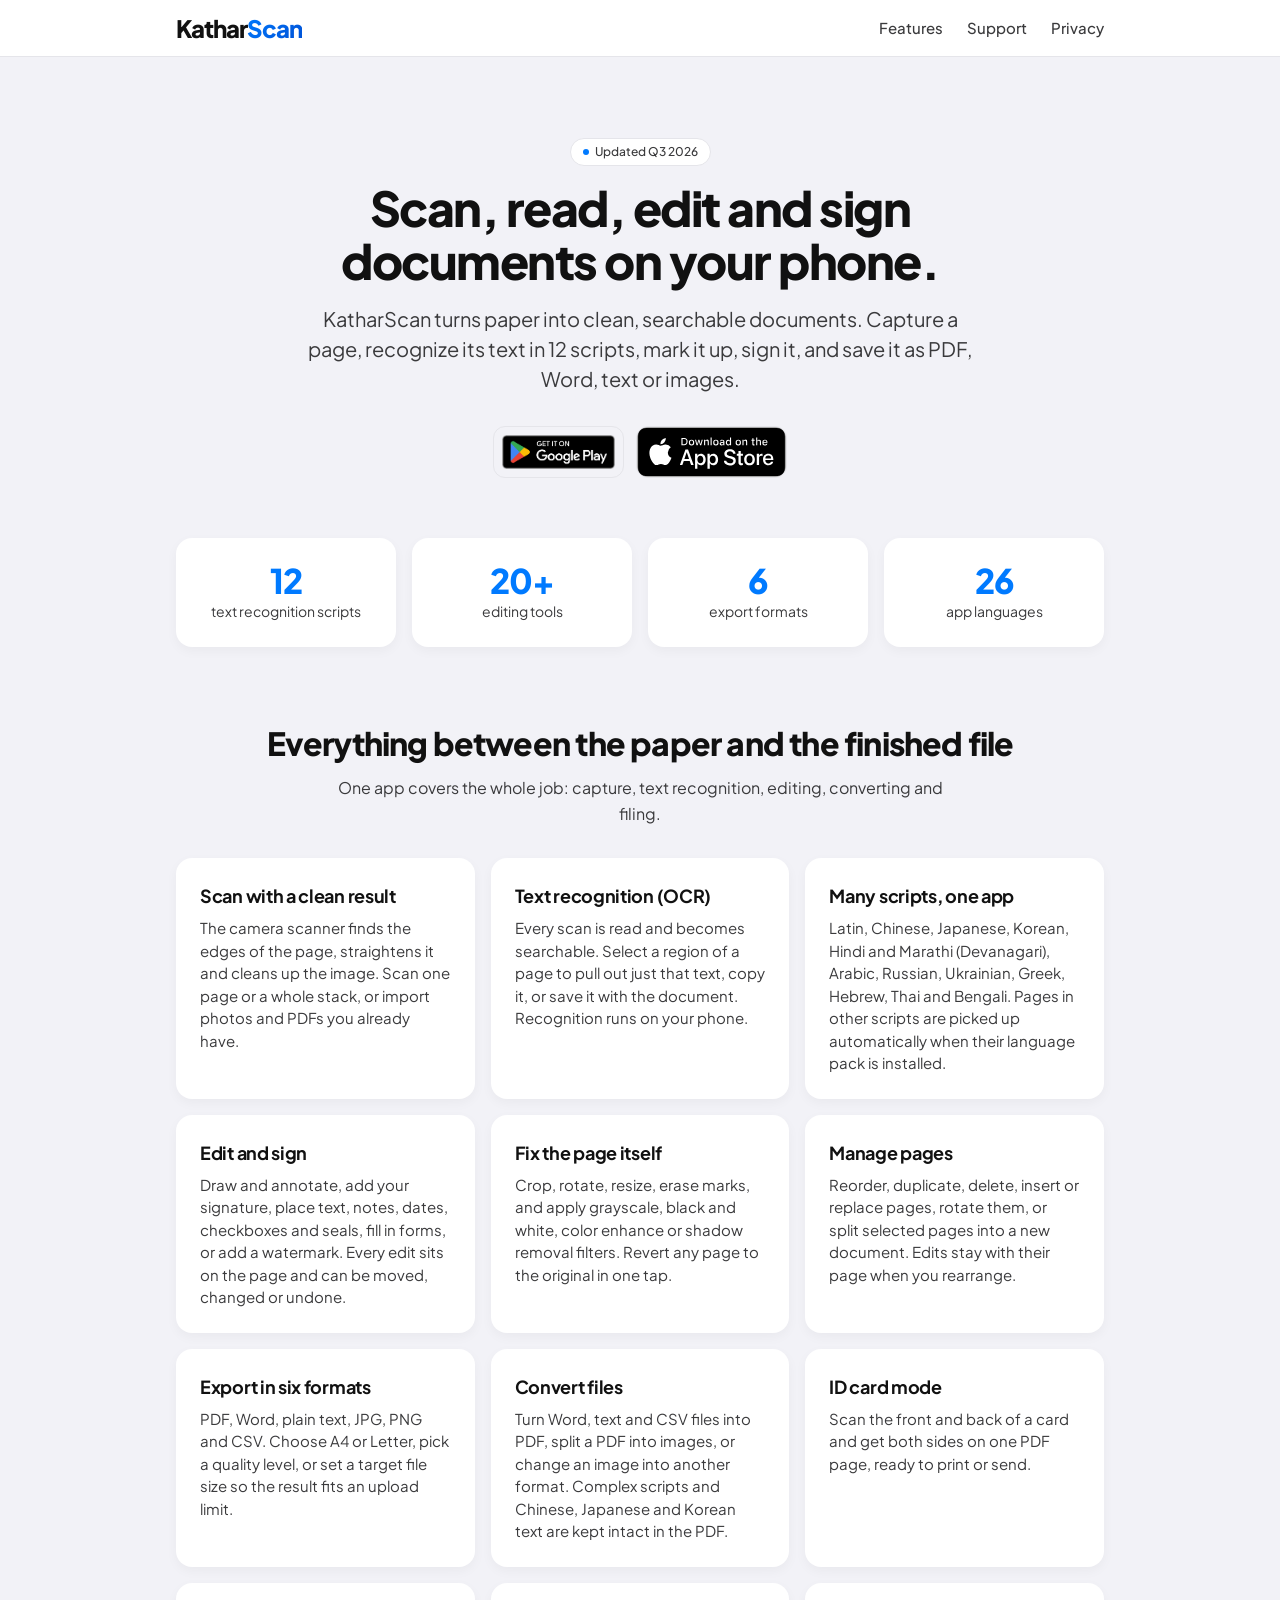
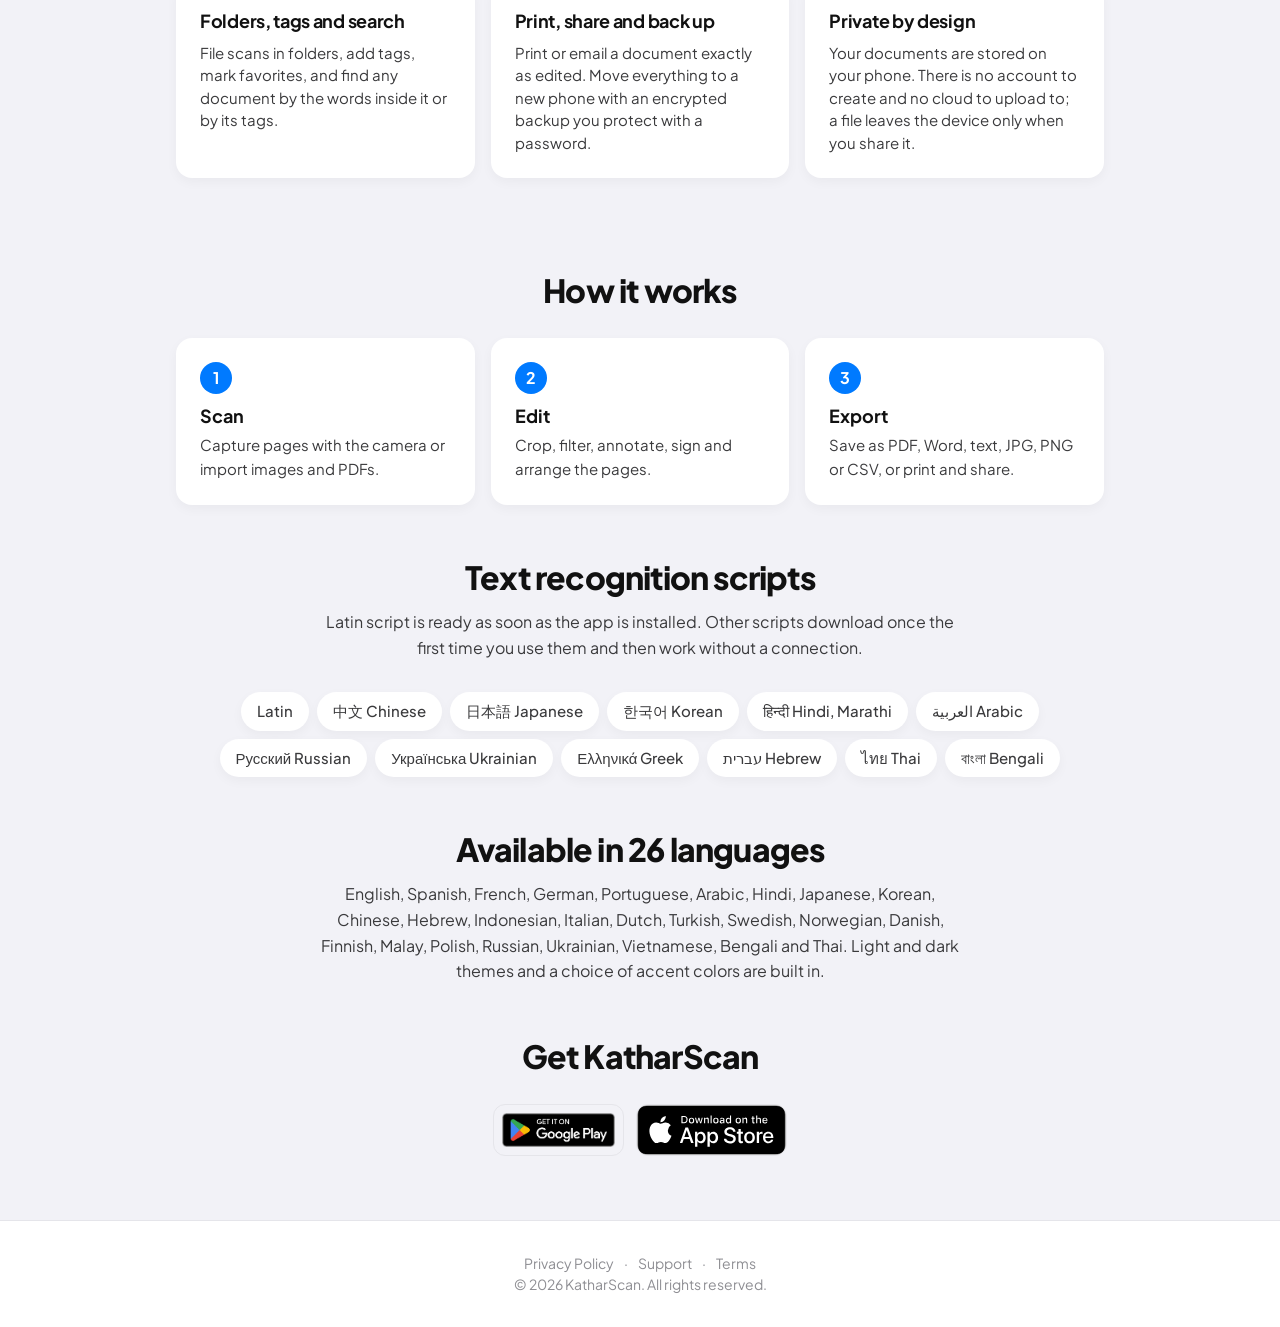
<file: website/index.html>
<!DOCTYPE html>
<html lang="en">
<head>
    <meta charset="UTF-8" />
    <meta name="viewport" content="width=device-width, initial-scale=1.0" />
    <title>KatharScan – Document scanner, text recognition and editor</title>
    <meta name="description" content="Scan documents with your phone, turn them into searchable text in 12 scripts, edit and sign them, and export to PDF, Word, text, JPG, PNG or CSV." />
    <meta property="og:title" content="KatharScan – Document scanner, text recognition and editor" />
    <meta property="og:description" content="Scan, read, edit, sign and convert documents on your phone." />
    <meta property="og:type" content="website" />
    <meta property="og:image" content="assets/og-image.png" />
    <link rel="icon" type="image/svg+xml" href="assets/favicon.svg" />
    <link rel="apple-touch-icon" href="assets/apple-touch-icon.png" />
    <link rel="stylesheet" href="style.css" />
</head>
<body>
    <header class="site-header">
        <nav class="nav">
            <a class="nav-logo" href="index.html">Kathar<span class="logo-accent">Scan</span></a>
            <ul class="nav-links">
                <li><a href="#features">Features</a></li>
                <li><a href="support.html">Support</a></li>
                <li><a href="privacy.html">Privacy</a></li>
            </ul>
        </nav>
    </header>

    <main>
        <section class="hero">
            <span class="freshness-badge" data-freshness hidden></span>
            <h1>Scan, read, edit and sign documents on your phone.</h1>
            <p class="lede">KatharScan turns paper into clean, searchable documents. Capture a page, recognize its text in 12 scripts, mark it up, sign it, and save it as PDF, Word, text or images.</p>
            <div class="button-row">
                <a class="store-badge" href="https://play.google.com/store/apps/details?id=com.zdmgold.katharscan"><img src="assets/google-play-badge.png" alt="Get it on Google Play" /></a>
                <a class="store-badge" href="https://apps.apple.com/app/katharscan/id000000000"><img src="assets/app-store-badge.svg" alt="Download on the App Store" /></a>
            </div>
        </section>

        <section class="stats" aria-label="KatharScan at a glance">
            <div class="stat"><strong>12</strong><span>text recognition scripts</span></div>
            <div class="stat"><strong>20+</strong><span>editing tools</span></div>
            <div class="stat"><strong>6</strong><span>export formats</span></div>
            <div class="stat"><strong>26</strong><span>app languages</span></div>
        </section>

        <section class="features" id="features">
            <h2 class="section-title">Everything between the paper and the finished file</h2>
            <p class="section-lede">One app covers the whole job: capture, text recognition, editing, converting and filing.</p>

            <div class="feature-grid">
                <div class="feature-card">
                    <h3>Scan with a clean result</h3>
                    <p>The camera scanner finds the edges of the page, straightens it and cleans up the image. Scan one page or a whole stack, or import photos and PDFs you already have.</p>
                </div>
                <div class="feature-card">
                    <h3>Text recognition (OCR)</h3>
                    <p>Every scan is read and becomes searchable. Select a region of a page to pull out just that text, copy it, or save it with the document. Recognition runs on your phone.</p>
                </div>
                <div class="feature-card">
                    <h3>Many scripts, one app</h3>
                    <p>Latin, Chinese, Japanese, Korean, Hindi and Marathi (Devanagari), Arabic, Russian, Ukrainian, Greek, Hebrew, Thai and Bengali. Pages in other scripts are picked up automatically when their language pack is installed.</p>
                </div>
                <div class="feature-card">
                    <h3>Edit and sign</h3>
                    <p>Draw and annotate, add your signature, place text, notes, dates, checkboxes and seals, fill in forms, or add a watermark. Every edit sits on the page and can be moved, changed or undone.</p>
                </div>
                <div class="feature-card">
                    <h3>Fix the page itself</h3>
                    <p>Crop, rotate, resize, erase marks, and apply grayscale, black and white, color enhance or shadow removal filters. Revert any page to the original in one tap.</p>
                </div>
                <div class="feature-card">
                    <h3>Manage pages</h3>
                    <p>Reorder, duplicate, delete, insert or replace pages, rotate them, or split selected pages into a new document. Edits stay with their page when you rearrange.</p>
                </div>
                <div class="feature-card">
                    <h3>Export in six formats</h3>
                    <p>PDF, Word, plain text, JPG, PNG and CSV. Choose A4 or Letter, pick a quality level, or set a target file size so the result fits an upload limit.</p>
                </div>
                <div class="feature-card">
                    <h3>Convert files</h3>
                    <p>Turn Word, text and CSV files into PDF, split a PDF into images, or change an image into another format. Complex scripts and Chinese, Japanese and Korean text are kept intact in the PDF.</p>
                </div>
                <div class="feature-card">
                    <h3>ID card mode</h3>
                    <p>Scan the front and back of a card and get both sides on one PDF page, ready to print or send.</p>
                </div>
                <div class="feature-card">
                    <h3>Folders, tags and search</h3>
                    <p>File scans in folders, add tags, mark favorites, and find any document by the words inside it or by its tags.</p>
                </div>
                <div class="feature-card">
                    <h3>Print, share and back up</h3>
                    <p>Print or email a document exactly as edited. Move everything to a new phone with an encrypted backup you protect with a password.</p>
                </div>
                <div class="feature-card">
                    <h3>Private by design</h3>
                    <p>Your documents are stored on your phone. There is no account to create and no cloud to upload to; a file leaves the device only when you share it.</p>
                </div>
            </div>
        </section>

        <section class="steps-section">
            <h2 class="section-title">How it works</h2>
            <ol class="steps">
                <li><strong>Scan</strong><span>Capture pages with the camera or import images and PDFs.</span></li>
                <li><strong>Edit</strong><span>Crop, filter, annotate, sign and arrange the pages.</span></li>
                <li><strong>Export</strong><span>Save as PDF, Word, text, JPG, PNG or CSV, or print and share.</span></li>
            </ol>
        </section>

        <section class="scripts-section">
            <h2 class="section-title">Text recognition scripts</h2>
            <p class="section-lede">Latin script is ready as soon as the app is installed. Other scripts download once the first time you use them and then work without a connection.</p>
            <ul class="chips">
                <li>Latin</li>
                <li>中文 Chinese</li>
                <li>日本語 Japanese</li>
                <li>한국어 Korean</li>
                <li>हिन्दी Hindi, Marathi</li>
                <li>العربية Arabic</li>
                <li>Русский Russian</li>
                <li>Українська Ukrainian</li>
                <li>Ελληνικά Greek</li>
                <li>עברית Hebrew</li>
                <li>ไทย Thai</li>
                <li>বাংলা Bengali</li>
            </ul>
        </section>

        <section class="languages-section">
            <h2 class="section-title">Available in 26 languages</h2>
            <p class="section-lede">English, Spanish, French, German, Portuguese, Arabic, Hindi, Japanese, Korean, Chinese, Hebrew, Indonesian, Italian, Dutch, Turkish, Swedish, Norwegian, Danish, Finnish, Malay, Polish, Russian, Ukrainian, Vietnamese, Bengali and Thai. Light and dark themes and a choice of accent colors are built in.</p>
        </section>

        <section class="cta">
            <h2 class="section-title">Get KatharScan</h2>
            <div class="button-row">
                <a class="store-badge" href="https://play.google.com/store/apps/details?id=com.zdmgold.katharscan"><img src="assets/google-play-badge.png" alt="Get it on Google Play" /></a>
                <a class="store-badge" href="https://apps.apple.com/app/katharscan/id000000000"><img src="assets/app-store-badge.svg" alt="Download on the App Store" /></a>
            </div>
        </section>
    </main>

    <footer class="site-footer">
        <p>
            <a href="privacy.html">Privacy Policy</a> ·
            <a href="support.html">Support</a> ·
            <a href="terms.html">Terms</a>
        </p>
        <p>&copy; <span id="copyright-year">2026</span> KatharScan. All rights reserved.</p>
        <script>document.getElementById('copyright-year').textContent = new Date().getFullYear();</script>
    </footer>
    <script src="site.js" defer></script>
</body>
</html>
</file>
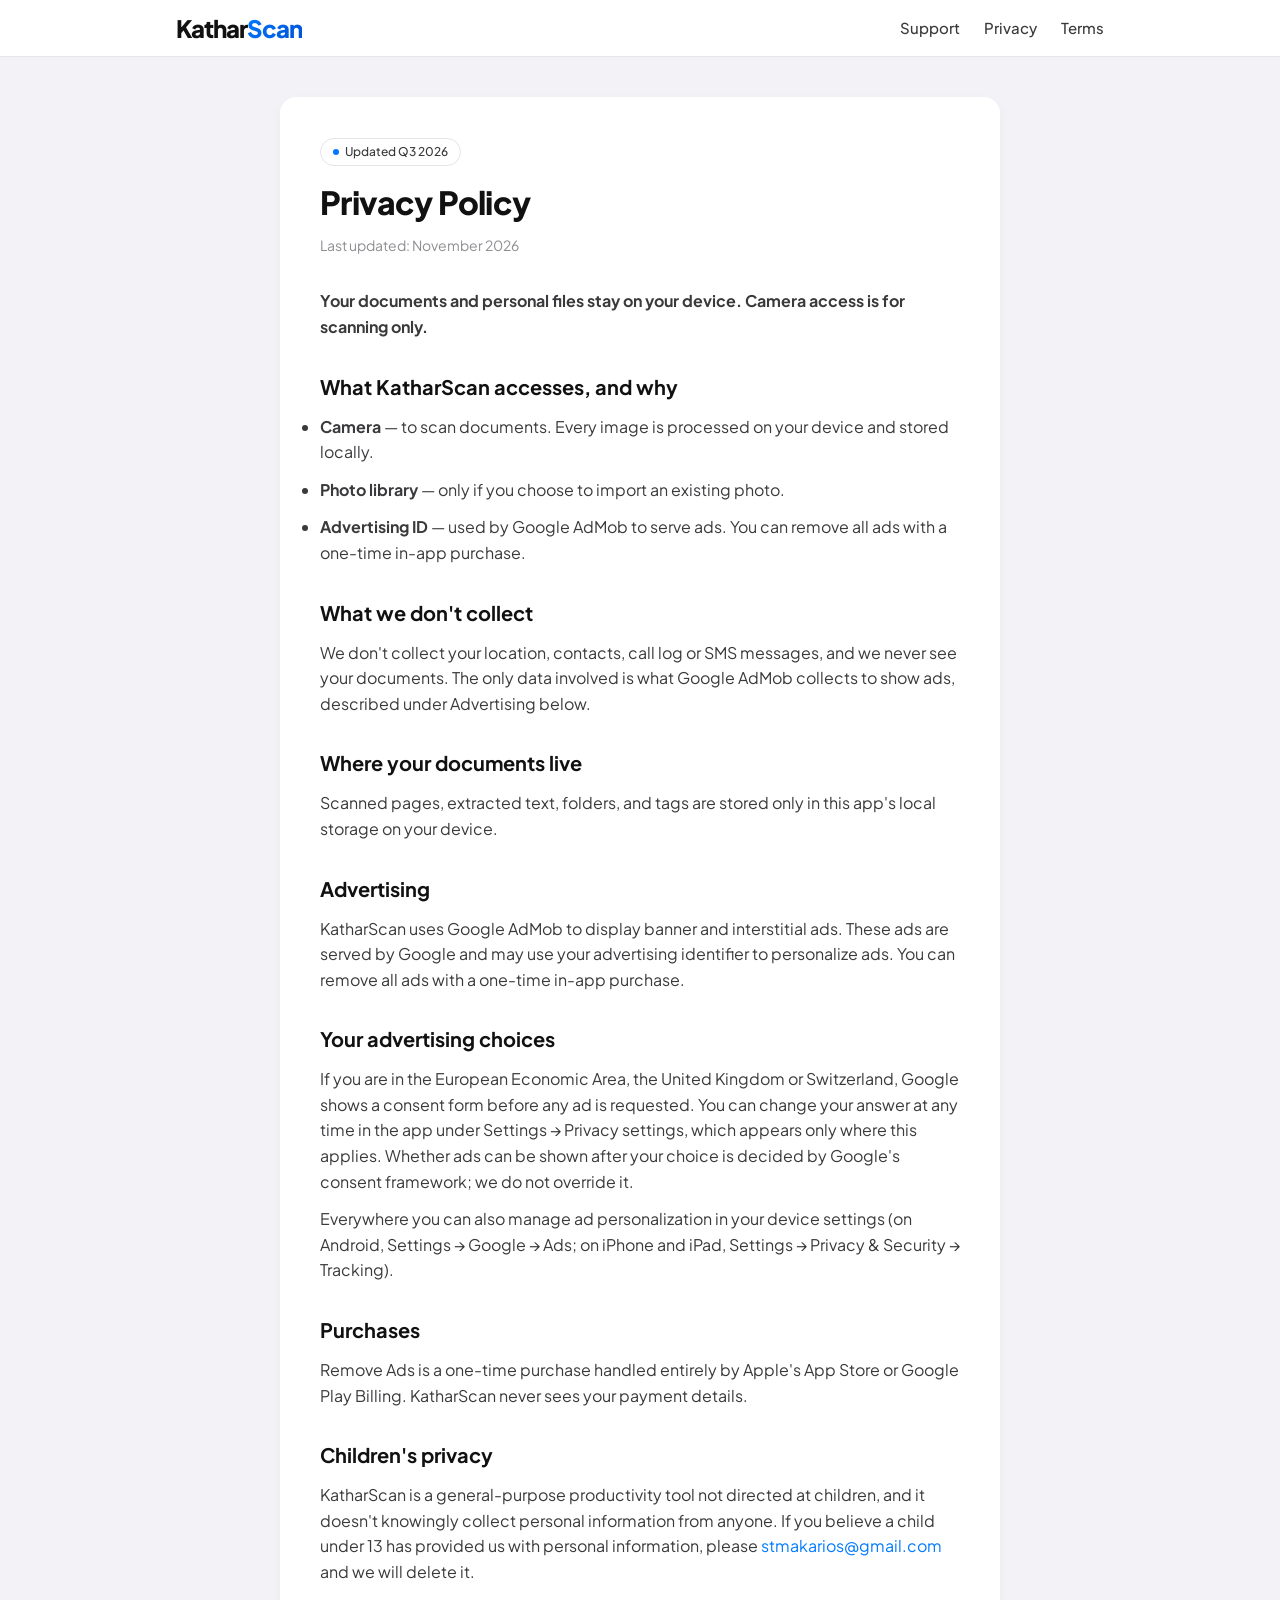
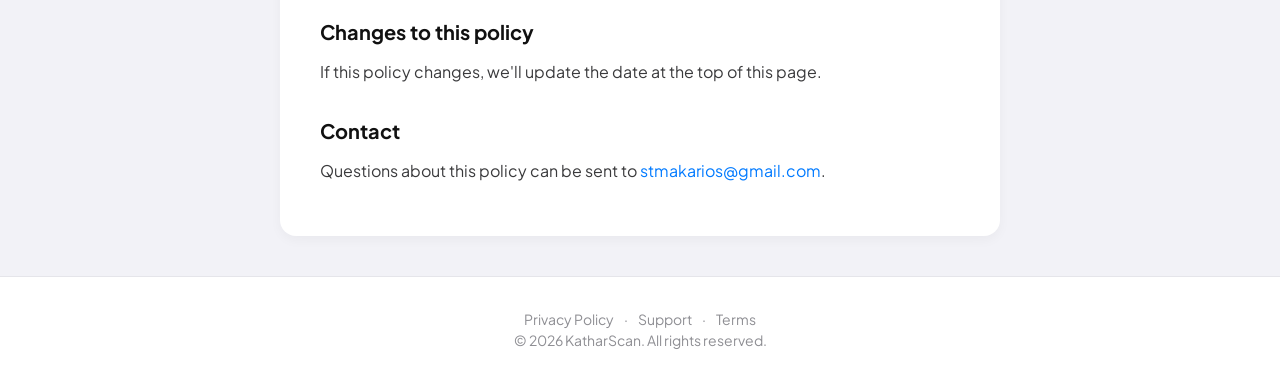
<file: website/privacy.html>
<!DOCTYPE html>
<html lang="en">
<head>
    <link rel="icon" type="image/svg+xml" href="assets/favicon.svg">
    <link rel="apple-touch-icon" href="assets/apple-touch-icon.png">
    <meta property="og:image" content="assets/og-image.png">
    <meta charset="UTF-8" />
    <meta name="viewport" content="width=device-width, initial-scale=1.0" />
    <title>KatharScan</title>
    <meta name="description" content="Your documents and personal files never leave your device. Your documents stay on your device." />
    <link rel="stylesheet" href="style.css" />
</head>
<body>
    <header class="site-header">
    <link rel="icon" type="image/svg+xml" href="assets/favicon.svg">
    <link rel="apple-touch-icon" href="assets/apple-touch-icon.png">
    <meta property="og:image" content="assets/og-image.png">
        <nav class="nav">
            <a class="nav-logo" href="index.html">Kathar<span class="logo-accent">Scan</span></a>
            <ul class="nav-links">
                <li><a href="support.html">Support</a></li>
                <li><a href="privacy.html">Privacy</a></li>
                <li><a href="terms.html">Terms</a></li>
            </ul>
        </nav>
    </header>

    <main class="page-content">
        <article>
            <span class="freshness-badge" data-freshness hidden></span>
            <h1>Privacy Policy</h1>
            <p class="updated">Last updated: November 2026</p>

            <p><strong>Your documents and personal files stay on your device. Camera access is for scanning only.</strong></p>

            <h2>What KatharScan accesses, and why</h2>
            <ul>
                <li><strong>Camera</strong> — to scan documents. Every image is processed on your device and stored locally.</li>
                <li><strong>Photo library</strong> — only if you choose to import an existing photo.</li>
                <li><strong>Advertising ID</strong> — used by Google AdMob to serve ads. You can remove all ads with a one-time in-app purchase.</li>
            </ul>

            <h2>What we don't collect</h2>
            <p>We don't collect your location, contacts, call log or SMS messages, and we never see your documents. The only data involved is what Google AdMob collects to show ads, described under Advertising below.</p>

            <h2>Where your documents live</h2>
            <p>Scanned pages, extracted text, folders, and tags are stored only in this app's local storage on your device.</p>

            <h2>Advertising</h2>
            <p>KatharScan uses Google AdMob to display banner and interstitial ads. These ads are served by Google and may use your advertising identifier to personalize ads. You can remove all ads with a one-time in-app purchase.</p>

            <h2>Your advertising choices</h2>
            <p>If you are in the European Economic Area, the United Kingdom or Switzerland, Google shows a consent form before any ad is requested. You can change your answer at any time in the app under Settings → Privacy settings, which appears only where this applies. Whether ads can be shown after your choice is decided by Google's consent framework; we do not override it.</p>
            <p>Everywhere you can also manage ad personalization in your device settings (on Android, Settings → Google → Ads; on iPhone and iPad, Settings → Privacy &amp; Security → Tracking).</p>

            <h2>Purchases</h2>
            <p>Remove Ads is a one-time purchase handled entirely by Apple's App Store or Google Play Billing. KatharScan never sees your payment details.</p>

            <h2>Children's privacy</h2>
            <p>KatharScan is a general-purpose productivity tool not directed at children, and it doesn't knowingly collect personal information from anyone. If you believe a child under 13 has provided us with personal information, please <a href="mailto:stmakarios@gmail.com">stmakarios@gmail.com</a> and we will delete it.</p>

            <h2>Changes to this policy</h2>
            <p>If this policy changes, we'll update the date at the top of this page.</p>

            <h2>Contact</h2>
            <p>Questions about this policy can be sent to <a href="mailto:stmakarios@gmail.com">stmakarios@gmail.com</a>.</p>
        </article>
    </main>

    <footer class="site-footer">
        <p>
            <a href="privacy.html">Privacy Policy</a> ·
            <a href="support.html">Support</a> ·
            <a href="terms.html">Terms</a>
        </p>
        <p>&copy; <span id="copyright-year">2026</span> KatharScan. All rights reserved.</p>
        <script>document.getElementById('copyright-year').textContent = new Date().getFullYear();</script>
    </footer>
    <script src="site.js" defer></script>
</body>
</html>
</file>
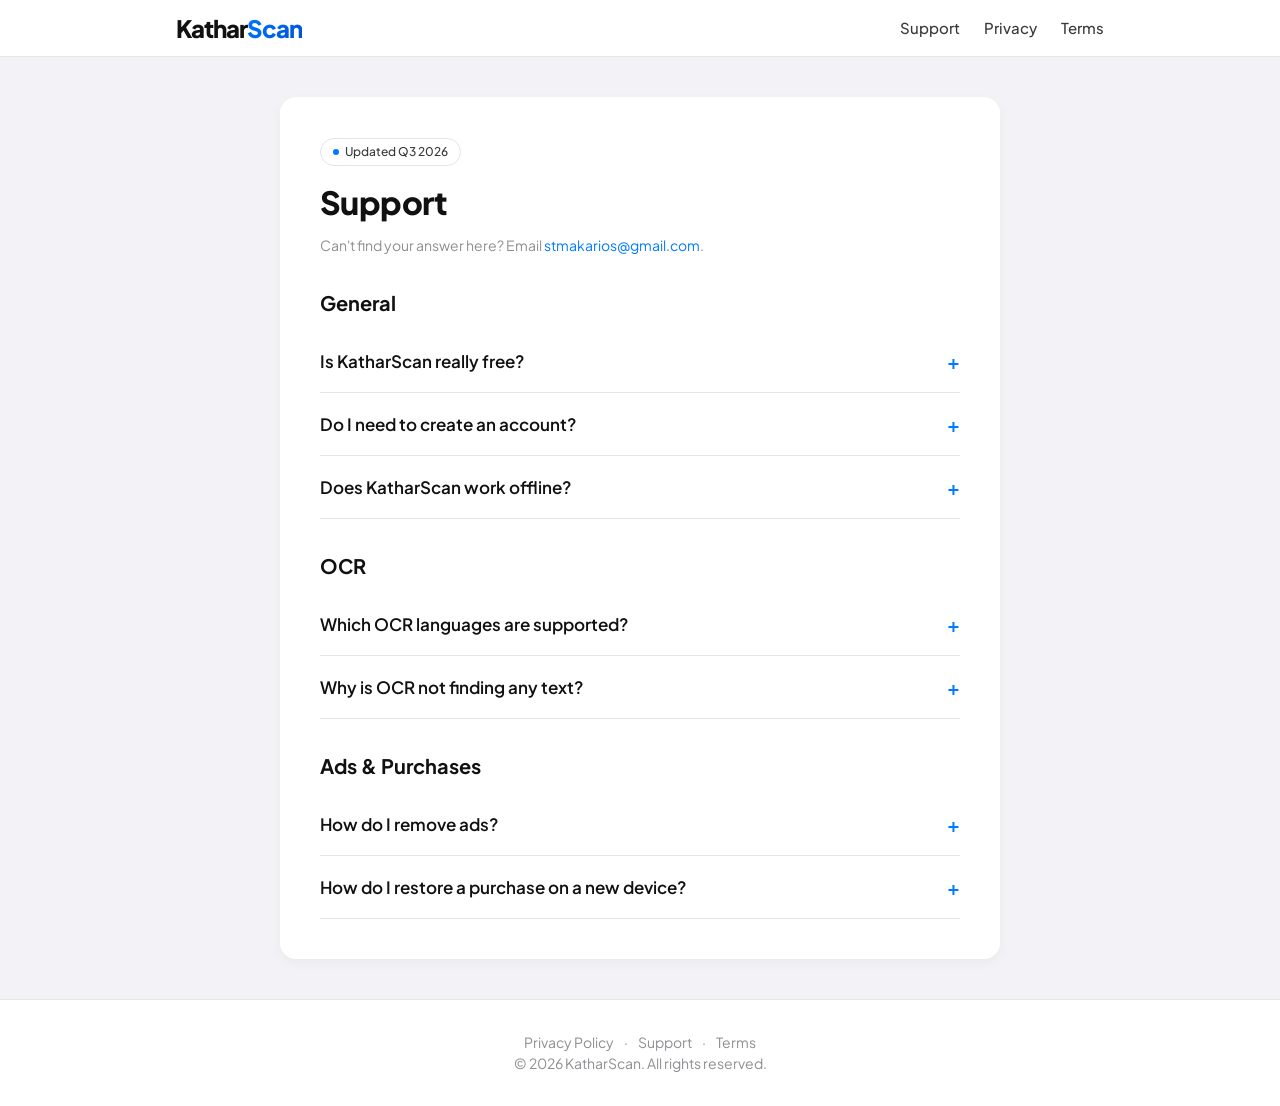
<file: website/support.html>
<!DOCTYPE html>
<html lang="en">
<head>
    <link rel="icon" type="image/svg+xml" href="assets/favicon.svg">
    <link rel="apple-touch-icon" href="assets/apple-touch-icon.png">
    <meta property="og:image" content="assets/og-image.png">
    <meta charset="UTF-8" />
    <meta name="viewport" content="width=device-width, initial-scale=1.0" />
    <title>KatharScan</title>
    <meta name="description" content="FAQ, troubleshooting, and contact information for KatharScan." />
    <link rel="stylesheet" href="style.css" />
</head>
<body>
    <header class="site-header">
    <link rel="icon" type="image/svg+xml" href="assets/favicon.svg">
    <link rel="apple-touch-icon" href="assets/apple-touch-icon.png">
    <meta property="og:image" content="assets/og-image.png">
        <nav class="nav">
            <a class="nav-logo" href="index.html">Kathar<span class="logo-accent">Scan</span></a>
            <ul class="nav-links">
                <li><a href="support.html">Support</a></li>
                <li><a href="privacy.html">Privacy</a></li>
                <li><a href="terms.html">Terms</a></li>
            </ul>
        </nav>
    </header>

    <main class="page-content">
        <article>
            <span class="freshness-badge" data-freshness hidden></span>
            <h1>Support</h1>
            <p class="updated">Can't find your answer here? Email <a href="mailto:stmakarios@gmail.com">stmakarios@gmail.com</a>.</p>

            <h2>General</h2>
            <details>
                <summary>Is KatharScan really free?</summary>
                <p>Yes. Unlimited scanning, unlimited OCR, no watermark, no account, and every export format is free forever. The only optional purchase is "Remove Ads" — a one-time payment that removes all ads.</p>
            </details>
            <details>
                <summary>Do I need to create an account?</summary>
                <p>No. KatharScan has no account system. Your documents live only on your device.</p>
            </details>
            <details>
                <summary>Does KatharScan work offline?</summary>
                <p>Scanning, organizing, exporting, and Latin-script OCR work fully offline — no internet connection at all. Chinese, Korean, and Japanese recognition is offered only where your device's Google Play services can deliver the models, and the app labels those scripts unavailable otherwise. An internet connection is otherwise only used to validate a purchase or serve ads.</p>
            </details>

            <h2>OCR</h2>
            <details>
                <summary>Which OCR languages are supported?</summary>
                <p>OCR runs on-device. Latin script is built in and covers English, Spanish, French, German, Portuguese, and many more languages with no download. Chinese, Korean, and Japanese are offered only where your device's Google Play services can deliver the models; where they cannot, the app shows those scripts as unsupported.</p>
            </details>
            <details>
                <summary>Why is OCR not finding any text?</summary>
                <p>Make sure the page is well-lit and the text is in focus.</p>
            </details>

            <h2>Ads & Purchases</h2>
            <details>
                <summary>How do I remove ads?</summary>
                <p>Go to Settings → Remove Ads and make a one-time purchase. Ads are removed for good.</p>
            </details>
            <details>
                <summary>How do I restore a purchase on a new device?</summary>
                <p>Open Settings → Restore Purchases while signed into the same Apple ID or Google account.</p>
            </details>
        </article>
    </main>

    <footer class="site-footer">
        <p>
            <a href="privacy.html">Privacy Policy</a> ·
            <a href="support.html">Support</a> ·
            <a href="terms.html">Terms</a>
        </p>
        <p>&copy; <span id="copyright-year">2026</span> KatharScan. All rights reserved.</p>
        <script>document.getElementById('copyright-year').textContent = new Date().getFullYear();</script>
    </footer>
    <script src="site.js" defer></script>
</body>
</html>
</file>
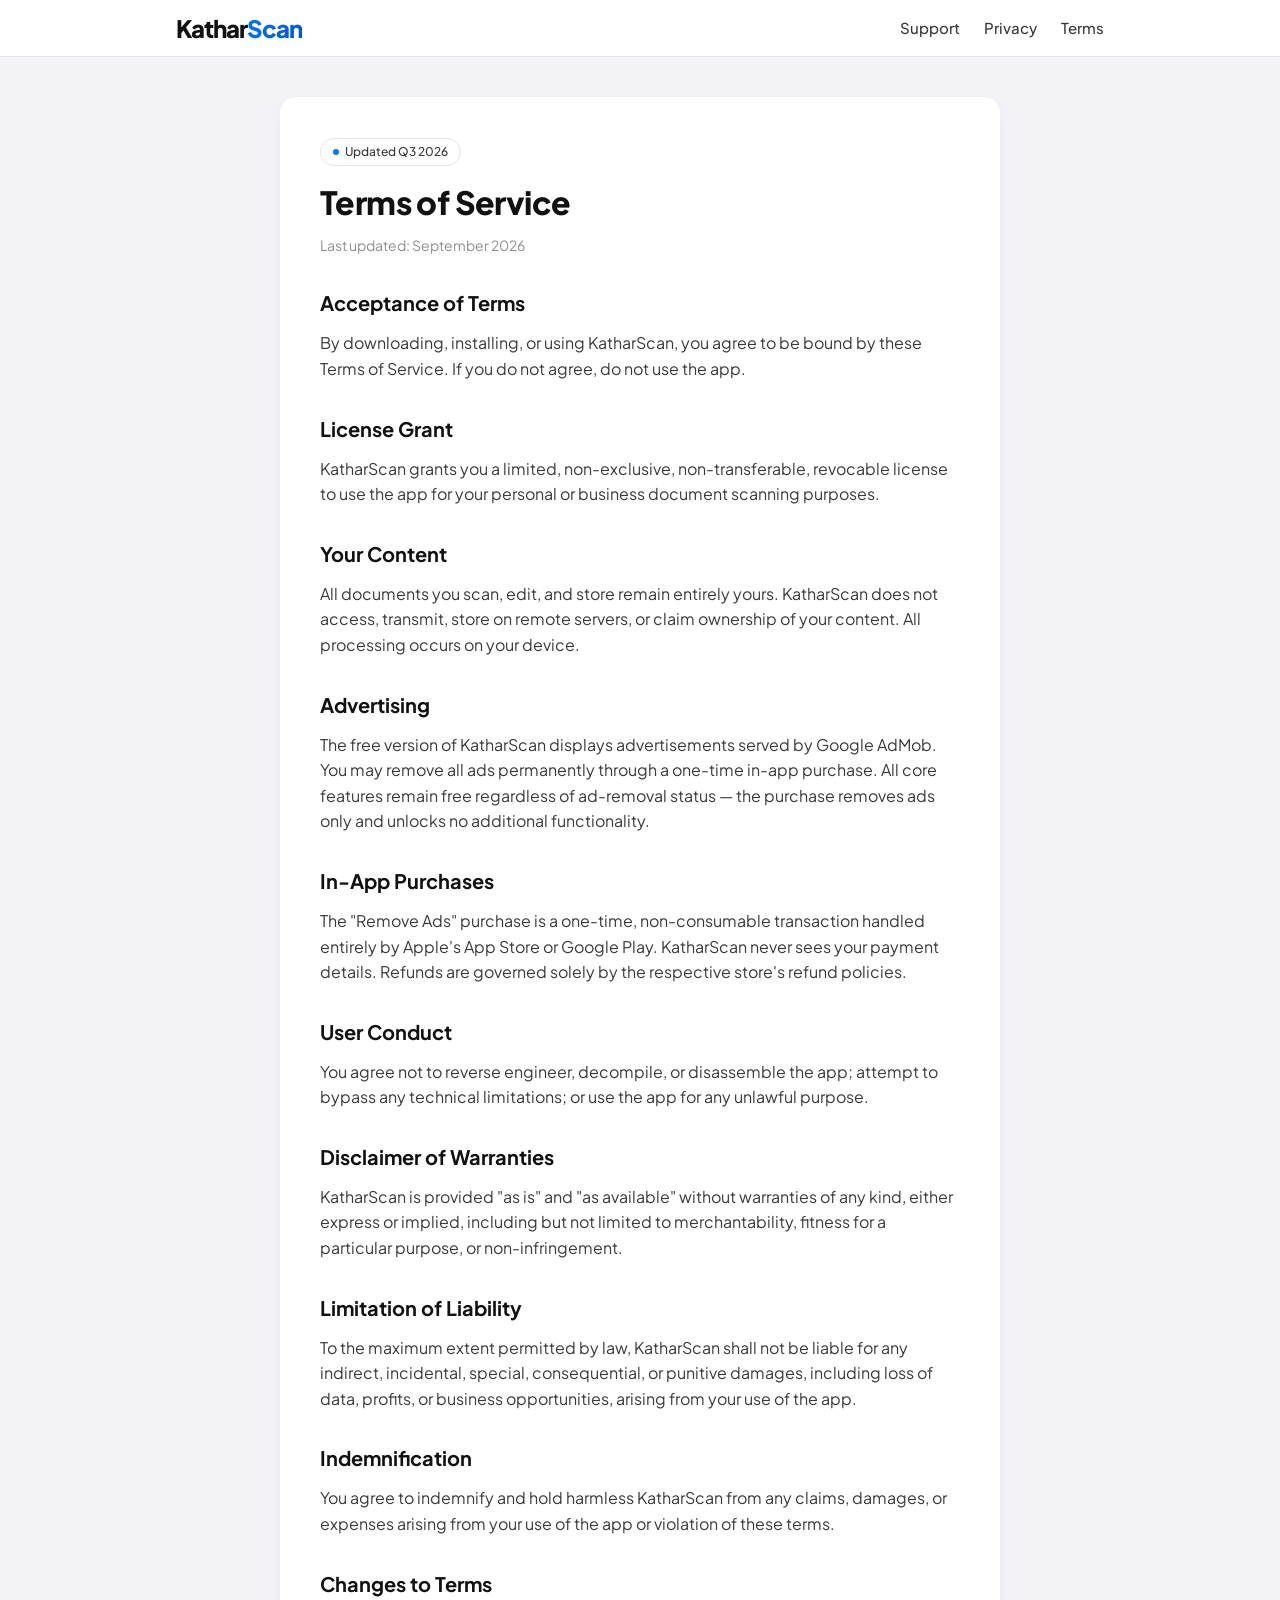
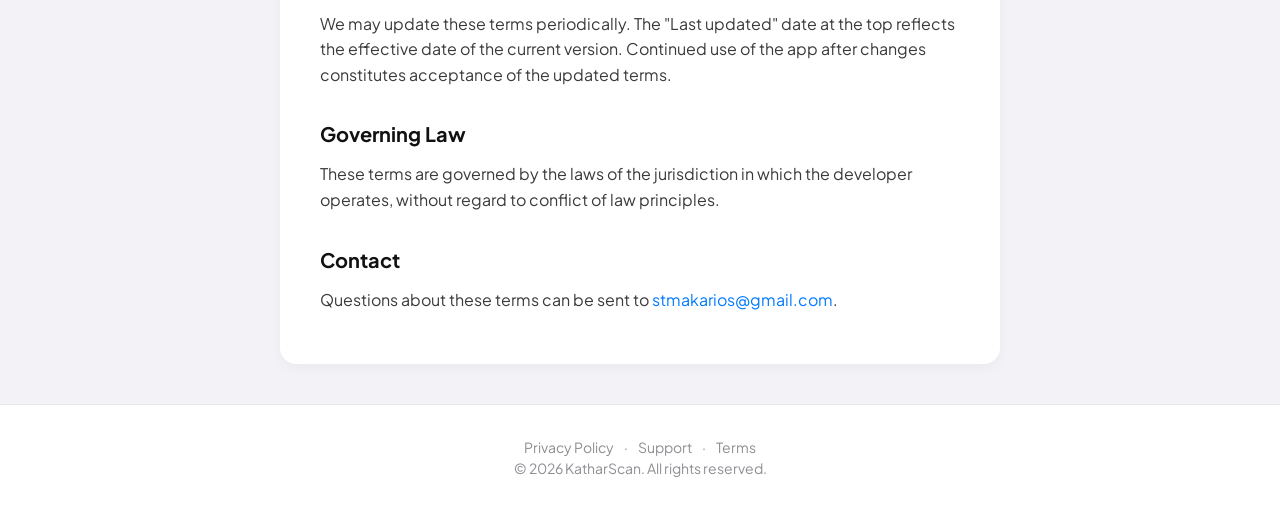
<file: website/terms.html>
<!DOCTYPE html>
<html lang="en">
<head>
    <link rel="icon" type="image/svg+xml" href="assets/favicon.svg">
    <link rel="apple-touch-icon" href="assets/apple-touch-icon.png">
    <meta property="og:image" content="assets/og-image.png">
    <meta charset="UTF-8" />
    <meta name="viewport" content="width=device-width, initial-scale=1.0" />
    <title>KatharScan</title>
    <meta name="description" content="Terms of Service for KatharScan document scanner." />
    <link rel="stylesheet" href="style.css" />
</head>
<body>
    <header class="site-header">
    <link rel="icon" type="image/svg+xml" href="assets/favicon.svg">
    <link rel="apple-touch-icon" href="assets/apple-touch-icon.png">
    <meta property="og:image" content="assets/og-image.png">
        <nav class="nav">
            <a class="nav-logo" href="index.html">Kathar<span class="logo-accent">Scan</span></a>
            <ul class="nav-links">
                <li><a href="support.html">Support</a></li>
                <li><a href="privacy.html">Privacy</a></li>
                <li><a href="terms.html">Terms</a></li>
            </ul>
        </nav>
    </header>

    <main class="page-content">
        <article>
            <span class="freshness-badge" data-freshness hidden></span>
            <h1>Terms of Service</h1>
            <p class="updated">Last updated: September 2026</p>

            <h2>Acceptance of Terms</h2>
            <p>By downloading, installing, or using KatharScan, you agree to be bound by these Terms of Service. If you do not agree, do not use the app.</p>

            <h2>License Grant</h2>
            <p>KatharScan grants you a limited, non-exclusive, non-transferable, revocable license to use the app for your personal or business document scanning purposes.</p>

            <h2>Your Content</h2>
            <p>All documents you scan, edit, and store remain entirely yours. KatharScan does not access, transmit, store on remote servers, or claim ownership of your content. All processing occurs on your device.</p>

            <h2>Advertising</h2>
            <p>The free version of KatharScan displays advertisements served by Google AdMob. You may remove all ads permanently through a one-time in-app purchase. All core features remain free regardless of ad-removal status — the purchase removes ads only and unlocks no additional functionality.</p>

            <h2>In-App Purchases</h2>
            <p>The "Remove Ads" purchase is a one-time, non-consumable transaction handled entirely by Apple's App Store or Google Play. KatharScan never sees your payment details. Refunds are governed solely by the respective store's refund policies.</p>

            <h2>User Conduct</h2>
            <p>You agree not to reverse engineer, decompile, or disassemble the app; attempt to bypass any technical limitations; or use the app for any unlawful purpose.</p>

            <h2>Disclaimer of Warranties</h2>
            <p>KatharScan is provided "as is" and "as available" without warranties of any kind, either express or implied, including but not limited to merchantability, fitness for a particular purpose, or non-infringement.</p>

            <h2>Limitation of Liability</h2>
            <p>To the maximum extent permitted by law, KatharScan shall not be liable for any indirect, incidental, special, consequential, or punitive damages, including loss of data, profits, or business opportunities, arising from your use of the app.</p>

            <h2>Indemnification</h2>
            <p>You agree to indemnify and hold harmless KatharScan from any claims, damages, or expenses arising from your use of the app or violation of these terms.</p>

            <h2>Changes to Terms</h2>
            <p>We may update these terms periodically. The "Last updated" date at the top reflects the effective date of the current version. Continued use of the app after changes constitutes acceptance of the updated terms.</p>

            <h2>Governing Law</h2>
            <p>These terms are governed by the laws of the jurisdiction in which the developer operates, without regard to conflict of law principles.</p>

            <h2>Contact</h2>
            <p>Questions about these terms can be sent to <a href="mailto:stmakarios@gmail.com">stmakarios@gmail.com</a>.</p>
        </article>
    </main>

    <footer class="site-footer">
        <p>
            <a href="privacy.html">Privacy Policy</a> ·
            <a href="support.html">Support</a> ·
            <a href="terms.html">Terms</a>
        </p>
        <p>&copy; <span id="copyright-year">2026</span> KatharScan. All rights reserved.</p>
        <script>document.getElementById('copyright-year').textContent = new Date().getFullYear();</script>
    </footer>
    <script src="site.js" defer></script>
</body>
</html>
</file>
<file: website/style.css>
@font-face {
  font-family: 'PlusJakartaSans';
  src: url('fonts/PlusJakartaSans.ttf') format('truetype');
  font-weight: 200 900;
  font-display: swap;
}

/* KatharScan Website — iOS-grade design tokens matching app constants.dart */

:root {
  /* Light mode — from AppColors */
  --bg-primary: #F2F2F7;
  --bg-secondary: #FFFFFF;
  --bg-tertiary: #E8E8ED;
  --accent: #007AFF;
  --accent-dim: #0051D5;
  --text-primary: #111111;
  --text-secondary: #3A3A3C;
  --text-tertiary: #8E8E93;
  --border-subtle: #E5E5EA;
  --shadow: 0 4px 12px rgba(0, 0, 0, 0.04);
  
  /* Spacing — from AppSpacing */
  --space-xs: 4px;
  --space-sm: 8px;
  --space-md: 16px;
  --space-lg: 24px;
  --space-xl: 32px;
  --space-2xl: 48px;
  --space-3xl: 64px;
  
  /* Shape — from AppShape */
  --radius-card: 16px;
  --radius-button: 14px;
  
  --max-width: 960px;
}

@media (prefers-color-scheme: dark) {
  :root {
    --bg-primary: #000000;
    --bg-secondary: #1C1C1E;
    --bg-tertiary: #2C2C2E;
    --accent: #0A84FF;
    --accent-dim: #0A84FF;
    --text-primary: #FFFFFF;
    --text-secondary: #EBEBF5;
    --text-tertiary: #8E8E93;
    --border-subtle: #38383A;
    --shadow: 0 4px 12px rgba(0, 0, 0, 0.3);
  }
}

* {
  box-sizing: border-box;
  margin: 0;
  padding: 0;
}

html {
  -webkit-text-size-adjust: 100%;
}

body {
  background: var(--bg-primary);
  color: var(--text-primary);
  font-family: 'PlusJakartaSans', -apple-system, BlinkMacSystemFont, "Segoe UI", Roboto, sans-serif;
  line-height: 1.5;
  -webkit-font-smoothing: antialiased;
}

a {
  color: var(--accent);
  text-decoration: none;
}

a:hover {
  text-decoration: underline;
}

/* Header */
.site-header {
  background: var(--bg-secondary);
  border-bottom: 1px solid var(--border-subtle);
  position: sticky;
  top: 0;
  z-index: 100;
}

.nav {
  max-width: var(--max-width);
  margin: 0 auto;
  padding: var(--space-md) var(--space-md);
  display: flex;
  align-items: center;
  justify-content: space-between;
}

.nav-logo {
  font-size: 24px;
  font-weight: 900;
  letter-spacing: -1px;
  line-height: 1;
  color: var(--text-primary);
  text-decoration: none;
}

.nav-logo .logo-accent {
  background: linear-gradient(135deg, var(--accent), var(--accent-dim));
  -webkit-background-clip: text;
  background-clip: text;
  color: transparent;
}

.store-badge { display: inline-flex; }
.store-badge img { height: 52px; width: auto; display: block; border-radius: 12px; border: 1px solid var(--border-subtle); }

.nav-links {
  display: flex;
  gap: var(--space-lg);
  list-style: none;
}

.nav-links a {
  color: var(--text-secondary);
  font-size: 15px;
  font-weight: 500;
}

.nav-links a:hover {
  color: var(--accent);
}

/* Hero */
.hero {
  text-align: center;
  padding: 80px var(--space-md) 60px;
  max-width: 720px;
  margin: 0 auto;
}

.hero h1 {
  font-size: clamp(32px, 6vw, 48px);
  font-weight: 800;
  letter-spacing: -1.5px;
  line-height: 1.1;
  margin-bottom: var(--space-md);
}

.hero p.lede {
  font-size: clamp(17px, 2.5vw, 20px);
  color: var(--text-secondary);
  margin-bottom: var(--space-xl);
  line-height: 1.5;
}

.hero-badges {
  display: flex;
  flex-wrap: wrap;
  justify-content: center;
  gap: var(--space-sm);
  margin-bottom: var(--space-xl);
}

.badge {
  display: inline-flex;
  align-items: center;
  gap: 6px;
  background: var(--bg-secondary);
  padding: var(--space-sm) var(--space-md);
  border-radius: 999px;
  font-size: 14px;
  font-weight: 500;
  color: var(--text-secondary);
  box-shadow: var(--shadow);
}

.badge::before {
  content: "✓";
  color: var(--accent);
  font-weight: 700;
}

/* Buttons */
.button-row {
  display: flex;
  flex-direction: column;
  gap: 12px;
  align-items: center;
}

.btn {
  display: inline-flex;
  align-items: center;
  justify-content: center;
  min-height: 52px;
  padding: 0 var(--space-xl);
  border-radius: var(--radius-button);
  font-size: 17px;
  font-weight: 600;
  text-decoration: none;
  transition: all 0.2s;
  width: 100%;
  max-width: 360px;
}

.btn-primary {
  background: var(--accent);
  color: #FFFFFF;
  box-shadow: 0 4px 12px rgba(0, 122, 255, 0.3);
}

.btn-primary:hover {
  background: var(--accent-dim);
  transform: translateY(-2px);
  text-decoration: none;
}

.btn-secondary {
  background: var(--bg-secondary);
  color: var(--text-primary);
  border: 1px solid var(--border-subtle);
}

.btn-secondary:hover {
  border-color: var(--accent);
  text-decoration: none;
}

/* Features */
.features {
  max-width: var(--max-width);
  margin: 0 auto;
  padding: 40px var(--space-md);
}

.feature-grid {
  display: grid;
  grid-template-columns: repeat(auto-fit, minmax(280px, 1fr));
  gap: var(--space-md);
}

.feature-card {
  background: var(--bg-secondary);
  border-radius: var(--radius-card);
  padding: var(--space-lg);
  box-shadow: var(--shadow);
  transition: transform 0.2s;
}

.feature-card:hover {
  transform: translateY(-4px);
}

.feature-card h3 {
  font-size: 18px;
  font-weight: 700;
  margin-bottom: var(--space-sm);
  letter-spacing: -0.3px;
}

.feature-card p {
  font-size: 15px;
  color: var(--text-secondary);
  line-height: 1.5;
}

/* Content pages */
.page-content {
  max-width: 720px;
  margin: 40px auto;
  padding: 0 var(--space-md);
  background: var(--bg-secondary);
  border-radius: var(--radius-card);
  padding: 40px;
  box-shadow: var(--shadow);
}

.page-content h1 {
  font-size: 32px;
  font-weight: 800;
  letter-spacing: -0.6px;
  margin-bottom: var(--space-sm);
}

.page-content .updated {
  color: var(--text-tertiary);
  font-size: 14px;
  margin-bottom: var(--space-xl);
}

.page-content h2 {
  font-size: 20px;
  font-weight: 700;
  margin-top: var(--space-xl);
  margin-bottom: 12px;
}

.page-content p,
.page-content li {
  color: var(--text-secondary);
  font-size: 16px;
  line-height: 1.6;
  margin-bottom: 12px;
}

.page-content a {
  color: var(--accent);
}

details {
  border-bottom: 1px solid var(--border-subtle);
  padding: var(--space-md) 0;
}

details summary {
  cursor: pointer;
  font-weight: 600;
  font-size: 17px;
  color: var(--text-primary);
  list-style: none;
  display: flex;
  align-items: center;
  justify-content: space-between;
}

details summary::after {
  content: "+";
  font-size: 20px;
  color: var(--accent);
  transition: transform 0.2s;
}

details[open] summary::after {
  transform: rotate(45deg);
}

details p {
  margin-top: 12px;
  color: var(--text-secondary);
  font-size: 15px;
  line-height: 1.6;
}

/* Footer */
.site-footer {
  background: var(--bg-secondary);
  border-top: 1px solid var(--border-subtle);
  padding: var(--space-xl) var(--space-md);
  text-align: center;
  color: var(--text-tertiary);
  font-size: 14px;
}

.site-footer a {
  color: var(--text-tertiary);
  text-decoration: none;
  margin: 0 8px;
}

.site-footer a:hover {
  color: var(--accent);
}

/* Responsive */
@media (max-width: 600px) {
  .hero h1 {
    font-size: 32px;
  }
  .nav-links {
    gap: 12px;
  }
  .nav {
    padding: 12px var(--space-md);
  }
}

/* Freshness badge — pill with accent dot, quarter label injected by site.js */
.freshness-badge {
  display: inline-flex;
  align-items: center;
  gap: 6px;
  padding: 4px 12px;
  background: var(--bg-secondary);
  border: 1px solid var(--border-subtle);
  border-radius: 999px;
  font-size: 12px;
  font-weight: 500;
  color: var(--text-secondary);
}
.freshness-badge::before {
  content: "";
  width: 6px;
  height: 6px;
  border-radius: 50%;
  background: var(--accent);
}
.hero .freshness-badge { margin-bottom: 16px; }
.page-content .freshness-badge { margin-bottom: 12px; }

/* Homepage sections */
.stats {
  max-width: var(--max-width);
  margin: 0 auto;
  padding: 0 var(--space-md) var(--space-lg);
  display: grid;
  grid-template-columns: repeat(auto-fit, minmax(150px, 1fr));
  gap: var(--space-md);
}
.stat {
  background: var(--bg-secondary);
  border-radius: var(--radius-card);
  padding: var(--space-lg) var(--space-md);
  text-align: center;
  box-shadow: var(--shadow);
}
.stat strong {
  display: block;
  font-size: 34px;
  font-weight: 800;
  letter-spacing: -1px;
  color: var(--accent);
  line-height: 1.1;
}
.stat span { font-size: 14px; color: var(--text-secondary); }

.section-title {
  font-size: clamp(24px, 4vw, 32px);
  font-weight: 800;
  letter-spacing: -0.8px;
  text-align: center;
  margin-bottom: var(--space-sm);
}
.section-lede {
  max-width: 640px;
  margin: 0 auto var(--space-xl);
  text-align: center;
  color: var(--text-secondary);
  font-size: 16px;
  line-height: 1.6;
}
.features { padding-top: var(--space-2xl); }

.steps-section, .scripts-section, .languages-section, .cta {
  max-width: var(--max-width);
  margin: 0 auto;
  padding: var(--space-2xl) var(--space-md) 0;
}
.steps {
  list-style: none;
  counter-reset: step;
  display: grid;
  grid-template-columns: repeat(auto-fit, minmax(220px, 1fr));
  gap: var(--space-md);
  margin-top: var(--space-lg);
}
.steps li {
  counter-increment: step;
  background: var(--bg-secondary);
  border-radius: var(--radius-card);
  padding: var(--space-lg);
  box-shadow: var(--shadow);
}
.steps li::before {
  content: counter(step);
  display: inline-flex;
  align-items: center;
  justify-content: center;
  width: 32px;
  height: 32px;
  border-radius: 50%;
  background: var(--accent);
  color: #fff;
  font-weight: 700;
  margin-bottom: var(--space-sm);
}
.steps strong { display: block; font-size: 18px; margin-bottom: 4px; }
.steps span { color: var(--text-secondary); font-size: 15px; }

.chips {
  list-style: none;
  display: flex;
  flex-wrap: wrap;
  justify-content: center;
  gap: var(--space-sm);
}
.chips li {
  background: var(--bg-secondary);
  padding: var(--space-sm) var(--space-md);
  border-radius: 999px;
  font-size: 15px;
  font-weight: 500;
  color: var(--text-secondary);
  box-shadow: var(--shadow);
}
.languages-section .section-lede { margin-bottom: 0; }
.cta { text-align: center; padding-bottom: var(--space-3xl); }
.cta .section-title { margin-bottom: var(--space-lg); }
.hero .button-row, .cta .button-row { flex-direction: row; justify-content: center; flex-wrap: wrap; }
</file>
